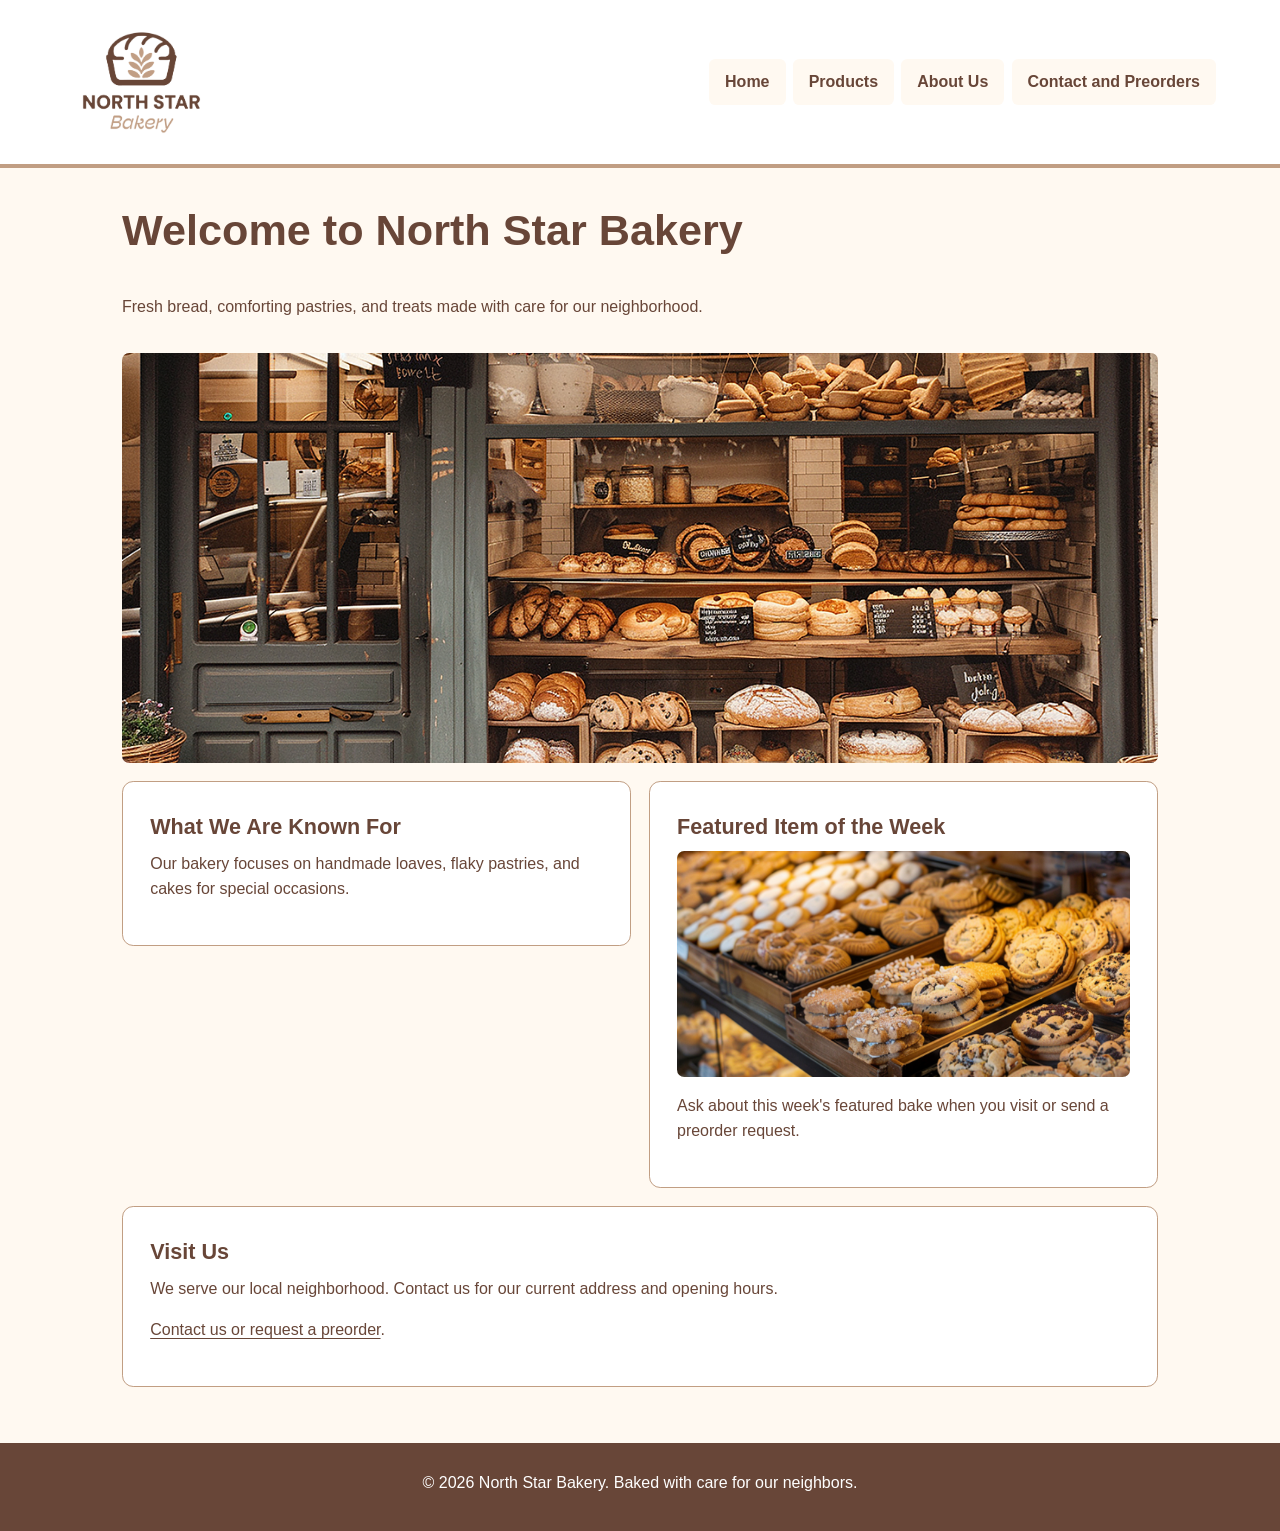
<file: index.html>
<!DOCTYPE html>
<html lang="en">
<head>
  <meta charset="UTF-8">
  <meta name="viewport" content="width=device-width, initial-scale=1.0">
  <title>Home | North Star Bakery</title>
 <link rel="stylesheet" href="styles.css">
</head>
<body>
<header class="site-header">
  <img loading="lazy" src="media/bakery-logo_c.png" alt="North Star Bakery logo" width="180">
  <nav aria-label="Main navigation" class="site-nav">
  <ul>
    <li><a href="index.html">Home</a></li>
    <li><a href="products.html">Products</a></li>
    <li><a href="about.html">About Us</a></li>
    <li><a href="contact.html">Contact and Preorders</a></li>
  </ul>
</nav>
</header>
<main class="container home-page">
  <h1>Welcome to North Star Bakery</h1>
  <p>Fresh bread, comforting pastries, and treats made with care for our neighborhood.</p>
  <img class="hero-image" loading="lazy" src="media/bakery-storefront_c.png" alt="Storefront of North Star Bakery welcoming neighborhood visitors" width="600">
  <section class="content-card">
    <h2>What We Are Known For</h2>
    <p>Our bakery focuses on handmade loaves, flaky pastries, and cakes for special occasions.</p>
  </section>
  <section class="content-card">
    <h2>Featured Item of the Week</h2>
    <picture>
      <source media="(max-width: 600px)" srcset="media/bakery-feature-small_c.png">
      <img loading="lazy" src="media/bakery-feature-large_c.png" alt="Featured freshly baked bakery item of the week" width="600">
    </picture>
    <p>Ask about this week's featured bake when you visit or send a preorder request.</p>
  </section>
  <section class="content-card">
    <h2>Visit Us</h2>
    <p>We serve our local neighborhood. Contact us for our current address and opening hours.</p>
    <p><a href="contact.html">Contact us or request a preorder</a>.</p>
  </section>
</main>
<footer class="site-footer">
  <p>&copy; 2026 North Star Bakery. Baked with care for our neighbors.</p>
</footer>
</body>
</html>
</file>
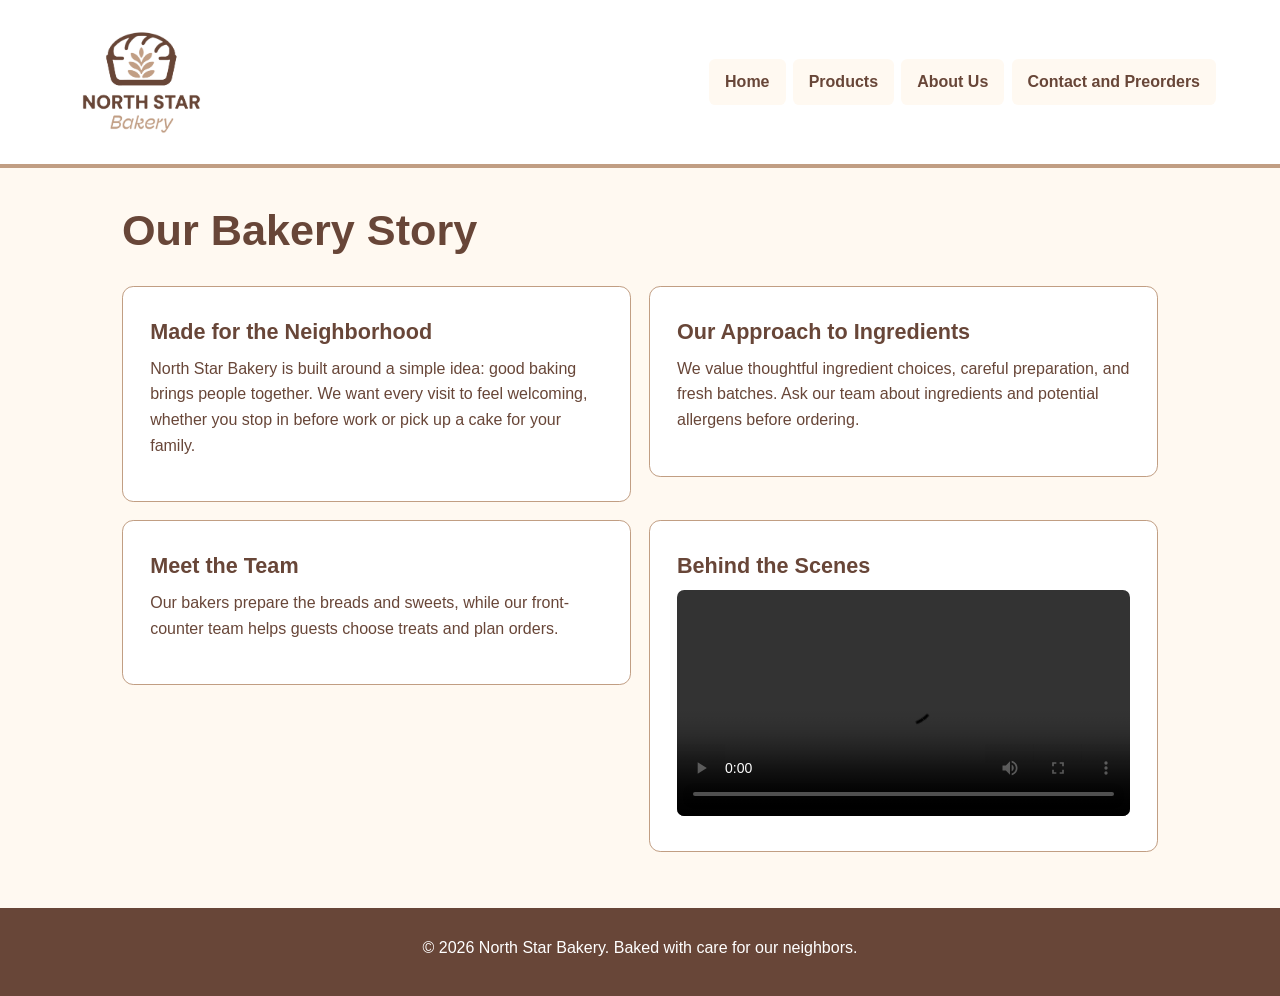
<file: about.html>
<!DOCTYPE html>
<html lang="en">
<head>
  <meta charset="UTF-8">
  <meta name="viewport" content="width=device-width, initial-scale=1.0">
  <title>About Us | North Star Bakery</title>
 <link rel="stylesheet" href="styles.css">
</head>
<body>
<header class="site-header">
  <img loading="lazy" src="media/bakery-logo_c.png" alt="North Star Bakery logo" width="180">
  <nav aria-label="Main navigation" class="site-nav">
  <ul>
    <li><a href="index.html">Home</a></li>
    <li><a href="products.html">Products</a></li>
    <li><a href="about.html">About Us</a></li>
    <li><a href="contact.html">Contact and Preorders</a></li>
  </ul>
</nav>
</header>
<main class="container">
  <h1>Our Bakery Story</h1>
  <section class="content-card">
    <h2>Made for the Neighborhood</h2>
    <p>North Star Bakery is built around a simple idea: good baking brings people together. We want every visit to feel welcoming, whether you stop in before work or pick up a cake for your family.</p>
  </section>
  <section class="content-card">
    <h2>Our Approach to Ingredients</h2>
    <p>We value thoughtful ingredient choices, careful preparation, and fresh batches. Ask our team about ingredients and potential allergens before ordering.</p>
  </section>
  <section class="content-card">
    <h2>Meet the Team</h2>
    <p>Our bakers prepare the breads and sweets, while our front-counter team helps guests choose treats and plan orders.</p>
  </section>
  <section class="content-card">
    <h2>Behind the Scenes</h2>
    <video class="media-video" controls width="600" preload="metadata">
      <source src="media/bakery-behind-scenes_c.mp4" type="video/mp4">
      Your browser does not support HTML video. Please contact the bakery to learn more about our baking process.
    </video>
  </section>
</main>
<footer class="site-footer">
  <p>&copy; 2026 North Star Bakery. Baked with care for our neighbors.</p>
</footer>
</body>
</html>
</file>
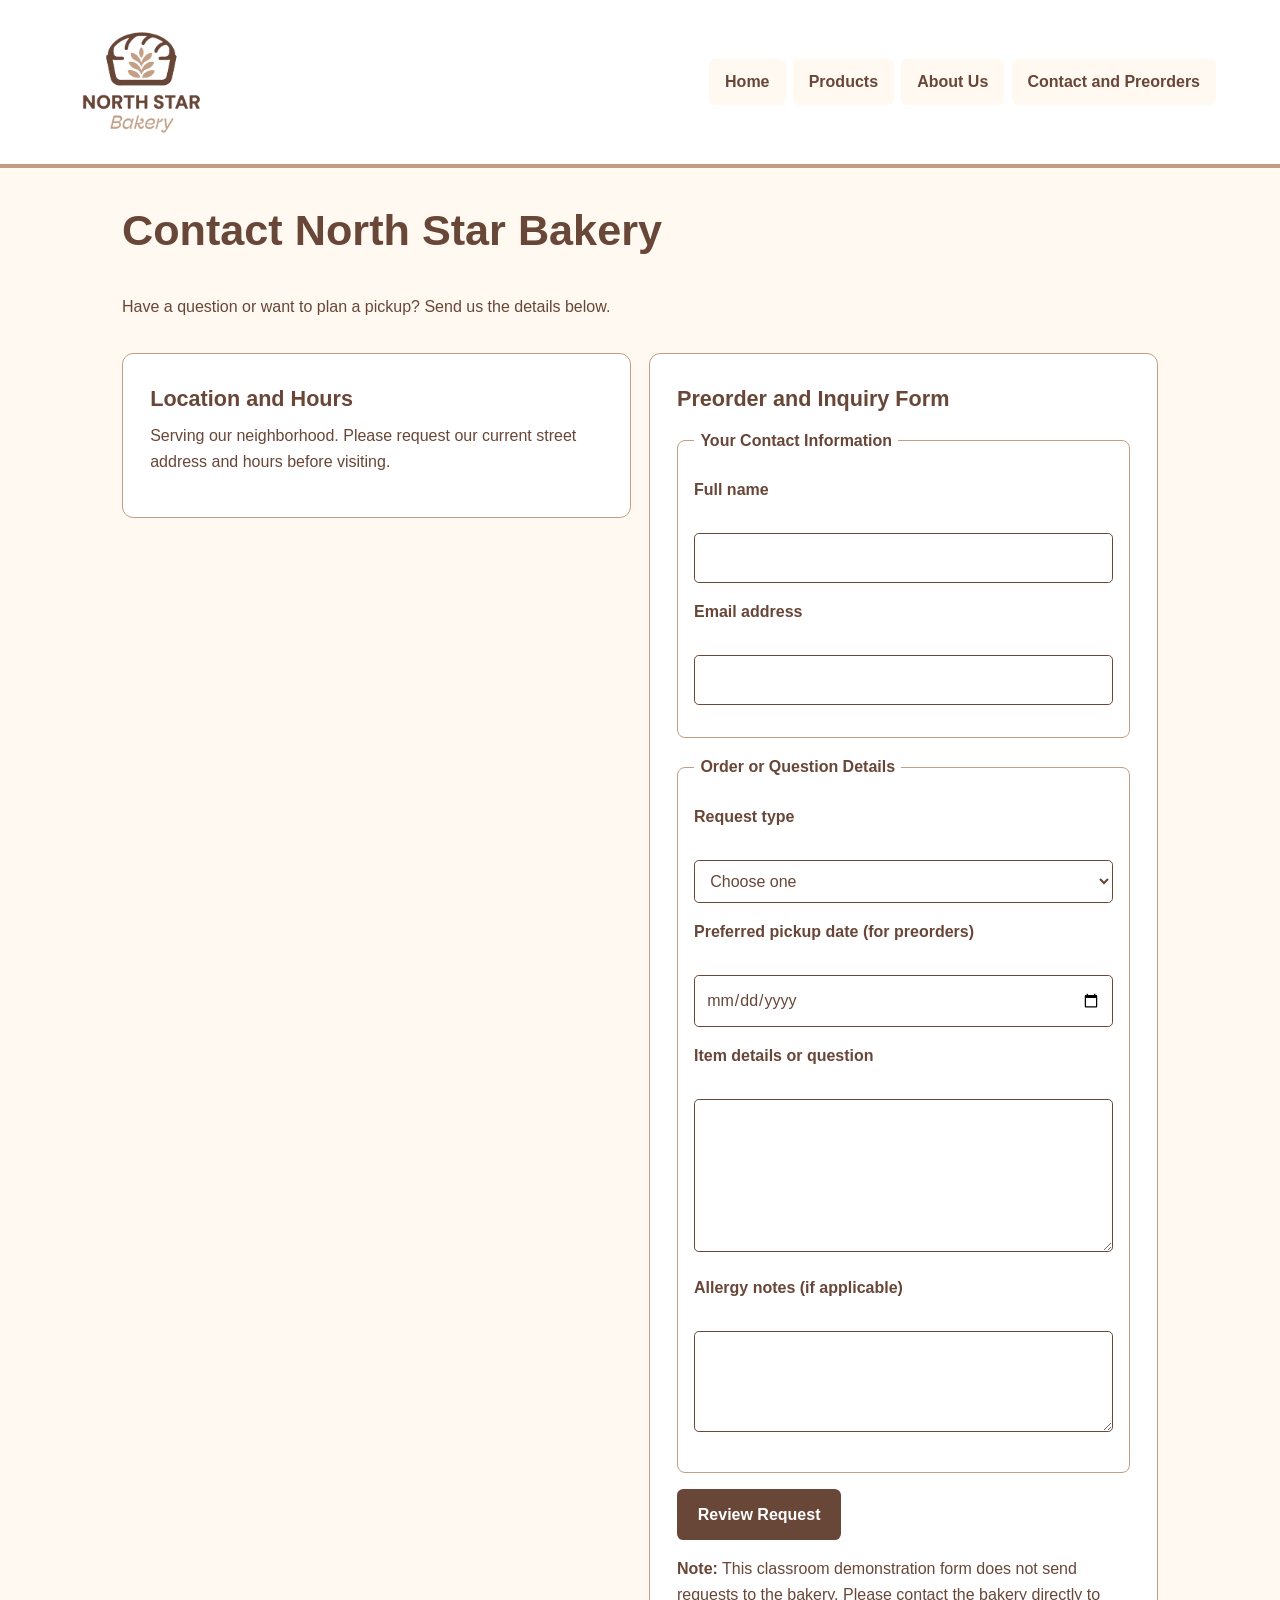
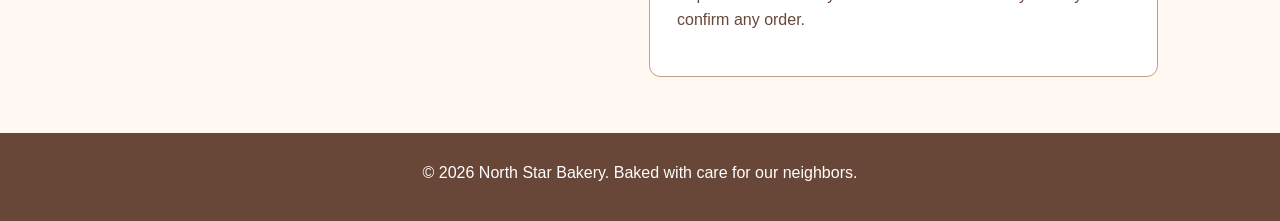
<file: contact.html>
<!DOCTYPE html>
<html lang="en">
<head>
  <meta charset="UTF-8">
  <meta name="viewport" content="width=device-width, initial-scale=1.0">
  <title>Contact and Preorders | North Star Bakery</title>
 <link rel="stylesheet" href="styles.css">
</head>
<body>
<header class="site-header">
  <img loading="lazy" src="media/bakery-logo_c.png" alt="North Star Bakery logo" width="180">
  <nav aria-label="Main navigation" class="site-nav">
  <ul>
    <li><a href="index.html">Home</a></li>
    <li><a href="products.html">Products</a></li>
    <li><a href="about.html">About Us</a></li>
    <li><a href="contact.html">Contact and Preorders</a></li>
  </ul>
</nav>
</header>
<main class="container">
  <h1>Contact North Star Bakery</h1>
  <p>Have a question or want to plan a pickup? Send us the details below.</p>
  <section class="content-card">
    <h2>Location and Hours</h2>
    <p>Serving our neighborhood. Please request our current street address and hours before visiting.</p>
  </section>
  <section class="content-card">
    <h2>Preorder and Inquiry Form</h2>
    <form id="preorder-form" action="#" method="get" novalidate>
      <fieldset>
        <legend>Your Contact Information</legend>
        <p><label for="customer-name">Full name</label><br>
        <input id="customer-name" name="customer_name" type="text" required minlength="2" autocomplete="name" aria-describedby="customer-name-error"><span class="field-error" id="customer-name-error" aria-live="polite"></span></p>
        <p><label for="customer-email">Email address</label><br>
        <input id="customer-email" name="customer_email" type="email" required autocomplete="email" aria-describedby="customer-email-error"><span class="field-error" id="customer-email-error" aria-live="polite"></span></p>
      </fieldset>
      <fieldset>
        <legend>Order or Question Details</legend>
        <p><label for="request-type">Request type</label><br>
        <select id="request-type" name="request_type" required>
          <option value="">Choose one</option>
          <option value="preorder">Preorder request</option>
          <option value="question">General question</option>
        </select><span class="field-error" id="request-type-error" aria-live="polite"></span></p>
        <p><label for="pickup-date">Preferred pickup date (for preorders)</label><br>
        <input id="pickup-date" name="pickup_date" type="date"><span class="field-error" id="pickup-date-error" aria-live="polite"></span></p>
        <p><label for="item-details">Item details or question</label><br>
        <textarea id="item-details" name="item_details" rows="5" cols="40" required minlength="10"></textarea><span class="field-error" id="item-details-error" aria-live="polite"></span></p>
        <p><label for="allergy-notes">Allergy notes (if applicable)</label><br>
        <textarea id="allergy-notes" name="allergy_notes" rows="3" cols="40"></textarea></p>
      </fieldset>
      <button type="submit">Review Request</button>
      <p id="form-status" class="feedback" role="status" aria-live="polite"></p>
    </form>
    <p><strong>Note:</strong> This classroom demonstration form does not send requests to the bakery. Please contact the bakery directly to confirm any order.</p>
  </section>
</main>
<footer class="site-footer">
  <p>&copy; 2026 North Star Bakery. Baked with care for our neighbors.</p>
</footer>
<script src="script.js" defer></script>
</body>
</html>
</file>
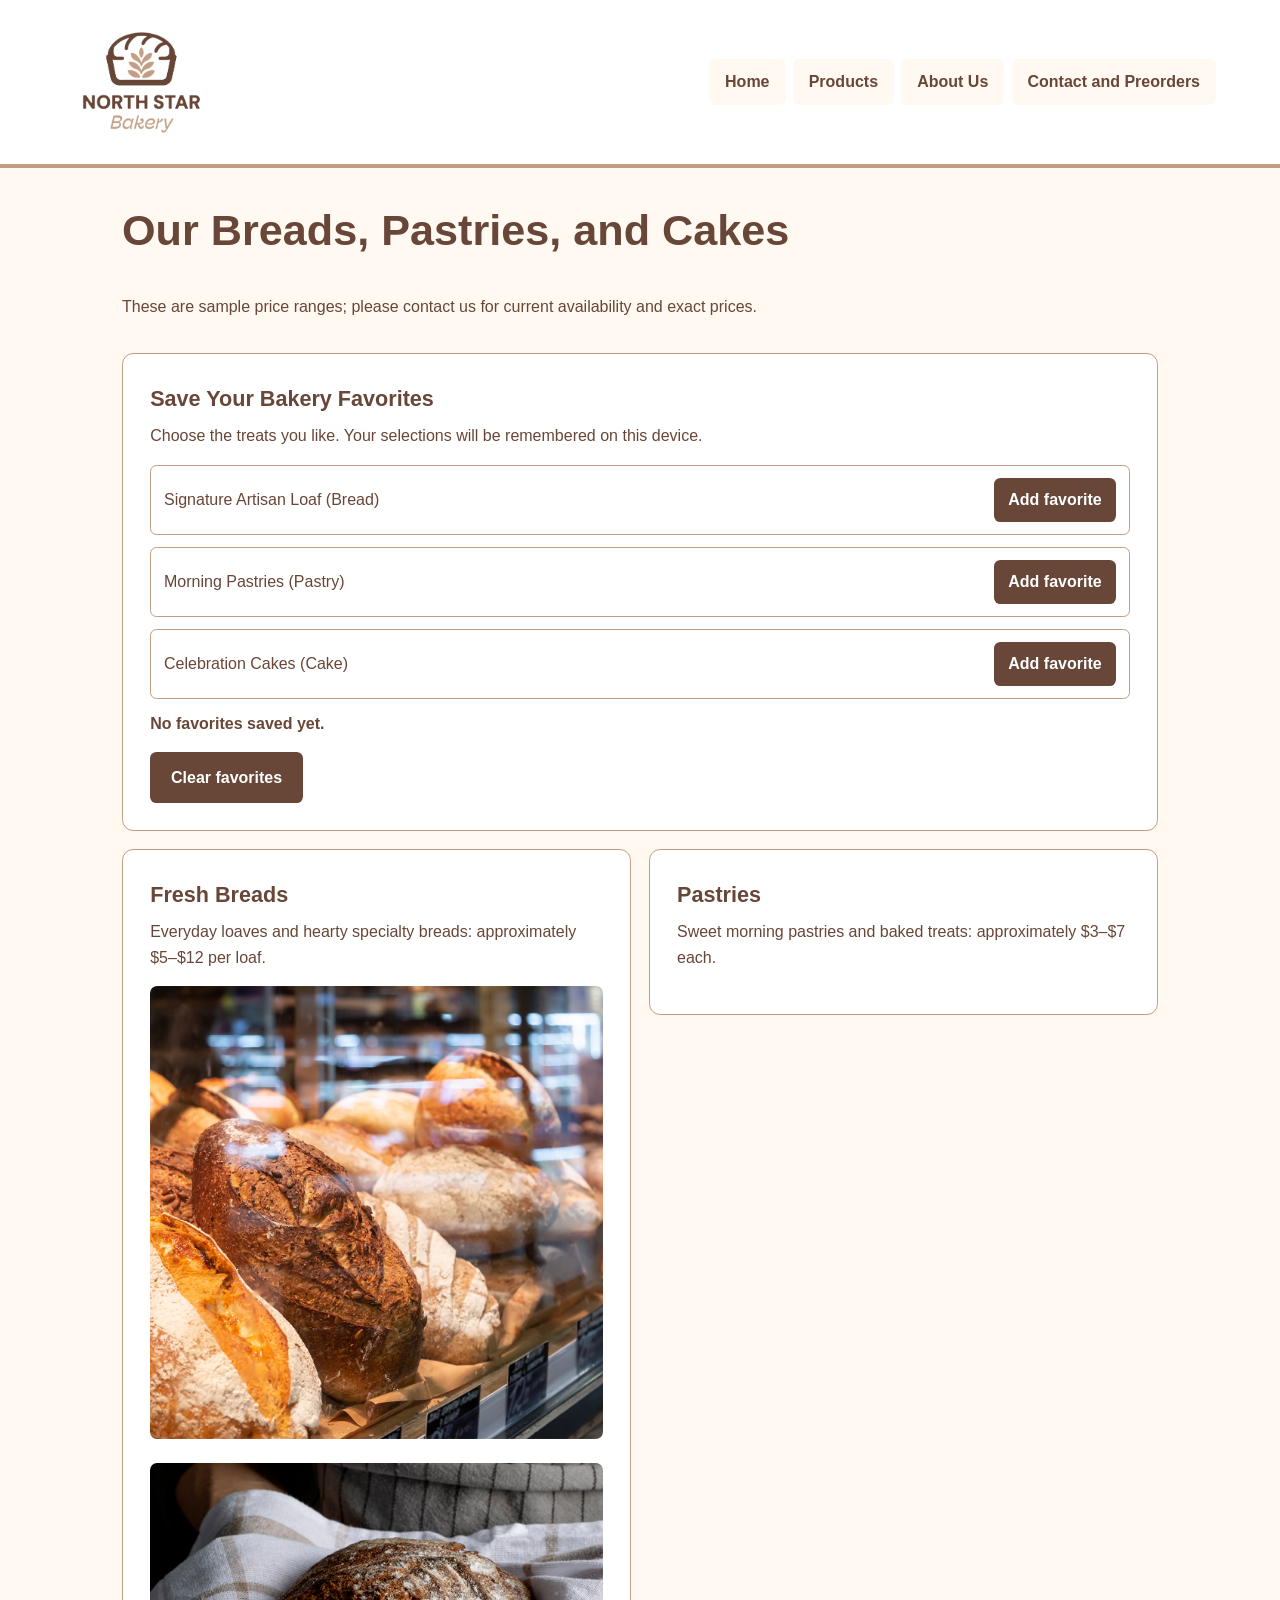
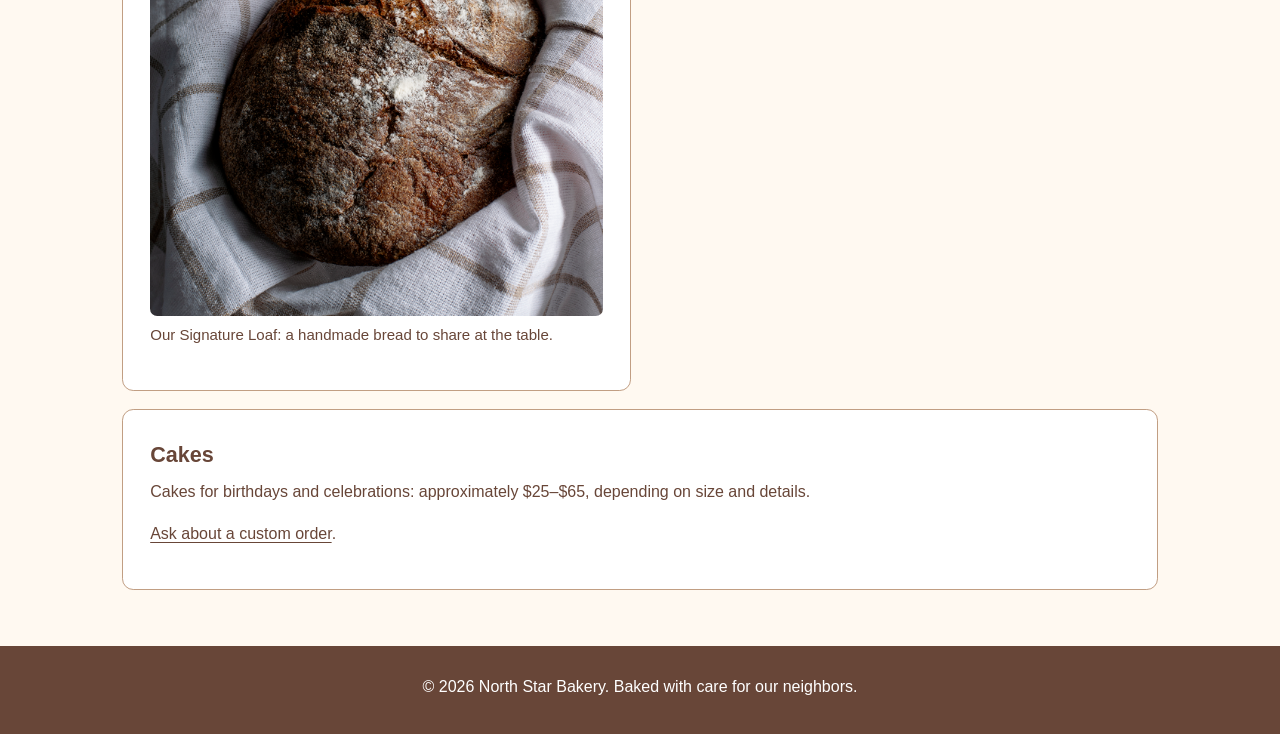
<file: products.html>
<!DOCTYPE html>
<html lang="en">
<head>
  <meta charset="UTF-8">
  <meta name="viewport" content="width=device-width, initial-scale=1.0">
  <title>Products | North Star Bakery</title>
 <link rel="stylesheet" href="styles.css">
</head>
<body>
<header class="site-header">
  <img loading="lazy" src="media/bakery-logo_c.png" alt="North Star Bakery logo" width="180">
  <nav aria-label="Main navigation" class="site-nav">
  <ul>
    <li><a href="index.html">Home</a></li>
    <li><a href="products.html">Products</a></li>
    <li><a href="about.html">About Us</a></li>
    <li><a href="contact.html">Contact and Preorders</a></li>
  </ul>
</nav>
</header>
<main class="container">
  <h1>Our Breads, Pastries, and Cakes</h1>
  <p>These are sample price ranges; please contact us for current availability and exact prices.</p>
  <section class="content-card favorites-panel" aria-labelledby="favorites-heading">
    <h2 id="favorites-heading">Save Your Bakery Favorites</h2>
    <p>Choose the treats you like. Your selections will be remembered on this device.</p>
    <div id="favorite-products" class="favorites-list"></div>
    <p id="favorites-summary" class="feedback" aria-live="polite"></p>
    <button type="button" id="clear-favorites">Clear favorites</button>
  </section>
  <section class="content-card">
    <h2>Fresh Breads</h2>
    <p>Everyday loaves and hearty specialty breads: approximately $5–$12 per loaf.</p>
    <img loading="lazy" src="media/bakery-bread_c.png" alt="Selection of freshly baked artisan bread" width="500">
    <figure>
      <img loading="lazy" src="media/bakery-signature-loaf_c.png" alt="North Star Bakery's signature artisan loaf" width="500">
      <figcaption>Our Signature Loaf: a handmade bread to share at the table.</figcaption>
    </figure>
  </section>
  <section class="content-card">
    <h2>Pastries</h2>
    <p>Sweet morning pastries and baked treats: approximately $3–$7 each.</p>
  </section>
  <section class="content-card">
    <h2>Cakes</h2>
    <p>Cakes for birthdays and celebrations: approximately $25–$65, depending on size and details.</p>
    <p><a href="contact.html">Ask about a custom order</a>.</p>
  </section>
</main>
<footer class="site-footer">
  <p>&copy; 2026 North Star Bakery. Baked with care for our neighbors.</p>
</footer>
<script src="script.js" defer></script>
</body>
</html>
</file>
<file: styles.css>
/* North Star Bakery | Touchstone 3 | Mobile-first visual system */
:root { --cream:#FFF9F1; --brown:#684638; --tan:#C19E83; --white:#FFFFFF; --space:1rem; }
* { box-sizing:border-box; }
html { scroll-behavior:smooth; }
body { margin:0; background:var(--cream); color:var(--brown); font-family:Arial,Helvetica,sans-serif; line-height:1.6; }
a { color:var(--brown); text-underline-offset:3px; }
a:hover { text-decoration-thickness:2px; }
a:focus-visible,button:focus-visible,input:focus-visible,select:focus-visible,textarea:focus-visible { outline:3px solid var(--brown); outline-offset:3px; }
.site-header { background:var(--white); border-bottom:4px solid var(--tan); padding:1rem; display:flex; flex-direction:column; align-items:center; gap:1rem; }
.site-header > img { max-width:155px; height:auto; }
.site-nav { width:100%; }
.site-nav ul { display:flex; flex-direction:column; gap:.45rem; list-style:none; margin:0; padding:0; }
.site-nav a { display:block; text-align:center; padding:.55rem .8rem; border-radius:.4rem; background:var(--cream); font-weight:bold; text-decoration:none; }
.site-nav a:hover,.site-nav a:focus-visible { background:var(--tan); }
.container { max-width:1100px; margin:0 auto; padding:1.2rem; display:flex; flex-direction:column; gap:1.1rem; }
h1,h2 { line-height:1.2; margin:.3rem 0 .7rem; }
h1 { font-size:clamp(1.8rem,5vw,2.7rem); } h2 { font-size:1.35rem; }
p { margin:.5rem 0 1rem; }
.content-card { background:var(--white); padding:1.15rem; border:1px solid var(--tan); border-radius:.7rem; }
img,video { max-width:100%; height:auto; border-radius:.45rem; }
.hero-image { width:100%; max-height:410px; object-fit:cover; }
figure { margin:1rem 0; } figcaption { font-size:.94rem; }
.media-video { width:100%; }
fieldset { border:1px solid var(--tan); border-radius:.5rem; margin:1rem 0; padding:1rem; }
legend { font-weight:bold; padding:0 .4rem; }
label { display:block; font-weight:bold; margin-bottom:.3rem; }
input,select,textarea { font:inherit; width:100%; max-width:100%; padding:.7rem; border:1px solid var(--brown); border-radius:.3rem; background:var(--white); color:var(--brown); }
button { background:var(--brown); color:var(--white); font:inherit; font-weight:bold; padding:.8rem 1.3rem; border:0; border-radius:.4rem; cursor:pointer; }
button:hover { background:#50362C; }
.site-footer { text-align:center; background:var(--brown); color:var(--white); padding:1.2rem; margin-top:1.5rem; }
@media (min-width:768px) {
 .site-header { flex-direction:row; justify-content:space-between; padding:1rem 5%; }
 .site-nav { width:auto; }
 .site-nav ul { flex-direction:row; flex-wrap:wrap; }
 .container { padding:2rem; flex-direction:row; flex-wrap:wrap; align-items:flex-start; }
 .container > h1,.container > p,.container > .hero-image { flex:0 0 100%; }
 .content-card { flex:1 1 calc(50% - 1.1rem); }
 .container > .content-card:last-child:nth-of-type(odd) { flex-grow:1; }
 fieldset { max-width:720px; }
}
@media (min-width:1050px) { .content-card { padding:1.7rem; } .site-nav a { padding:.65rem 1rem; } }

/* Touchstone 4: interactive features and inline feedback */
.favorites-panel { flex-basis:100%; }
.favorites-list { display:flex; flex-direction:column; gap:.7rem; }
.favorite-row { display:flex; flex-direction:column; align-items:flex-start; gap:.6rem; padding:.8rem; border:1px solid var(--tan); border-radius:.4rem; }
.favorite-row button { padding:.55rem .9rem; }
.favorite-row button[aria-pressed="true"] { background:var(--tan); color:var(--brown); }
.field-error { display:block; margin-top:.3rem; font-weight:bold; font-size:.9rem; }
.field-error:not(:empty) { padding:.25rem 0; }
[aria-invalid="true"] { border:3px solid var(--brown); background:var(--cream); }
.feedback { font-weight:bold; margin-top:.7rem; }
.feedback.success { border-left:4px solid var(--tan); padding-left:.8rem; }
@media (min-width:768px) { .favorite-row { flex-direction:row; justify-content:space-between; align-items:center; } }
</file>
